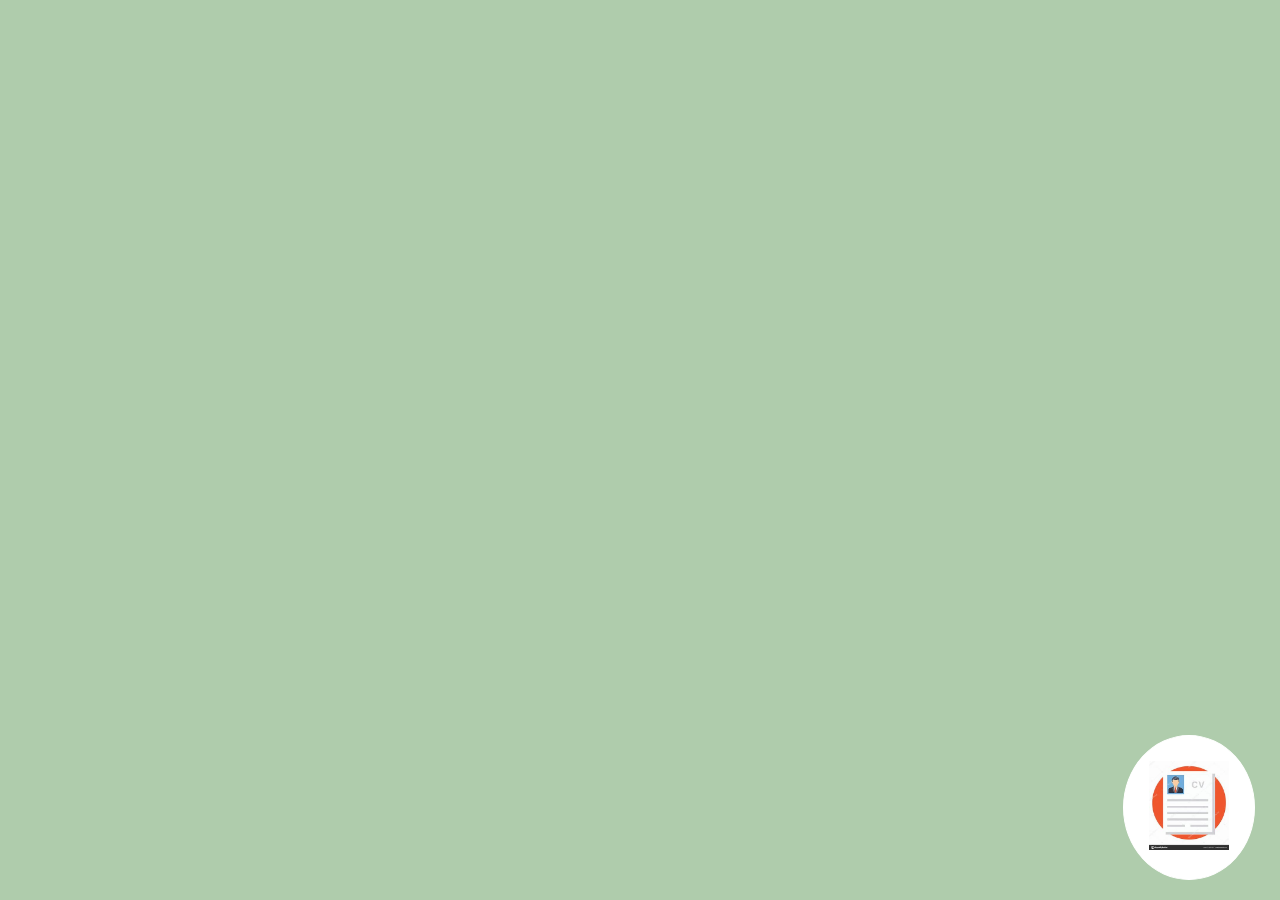
<file: cvnicolasg/index.html>
<!DOCTYPE html>
<html lang="en">
<head>
    <meta charset="UTF-8">
    <meta http-equiv="X-UA-Compatible" content="IE=edge">
    <meta name="viewport" content="width=device-width, initial-scale=1.0">
    <link rel="stylesheet" href="estilos.css">
    <title>CV_NicolasGonzalez</title>
</head>
<body>
    <div class="container-boton">
        <a href="./cv.html" target="_blank">
            <img class="boton" src="logoj.jpeg" alt="">
        </a>
    </div>
</body>
</html>
</file>
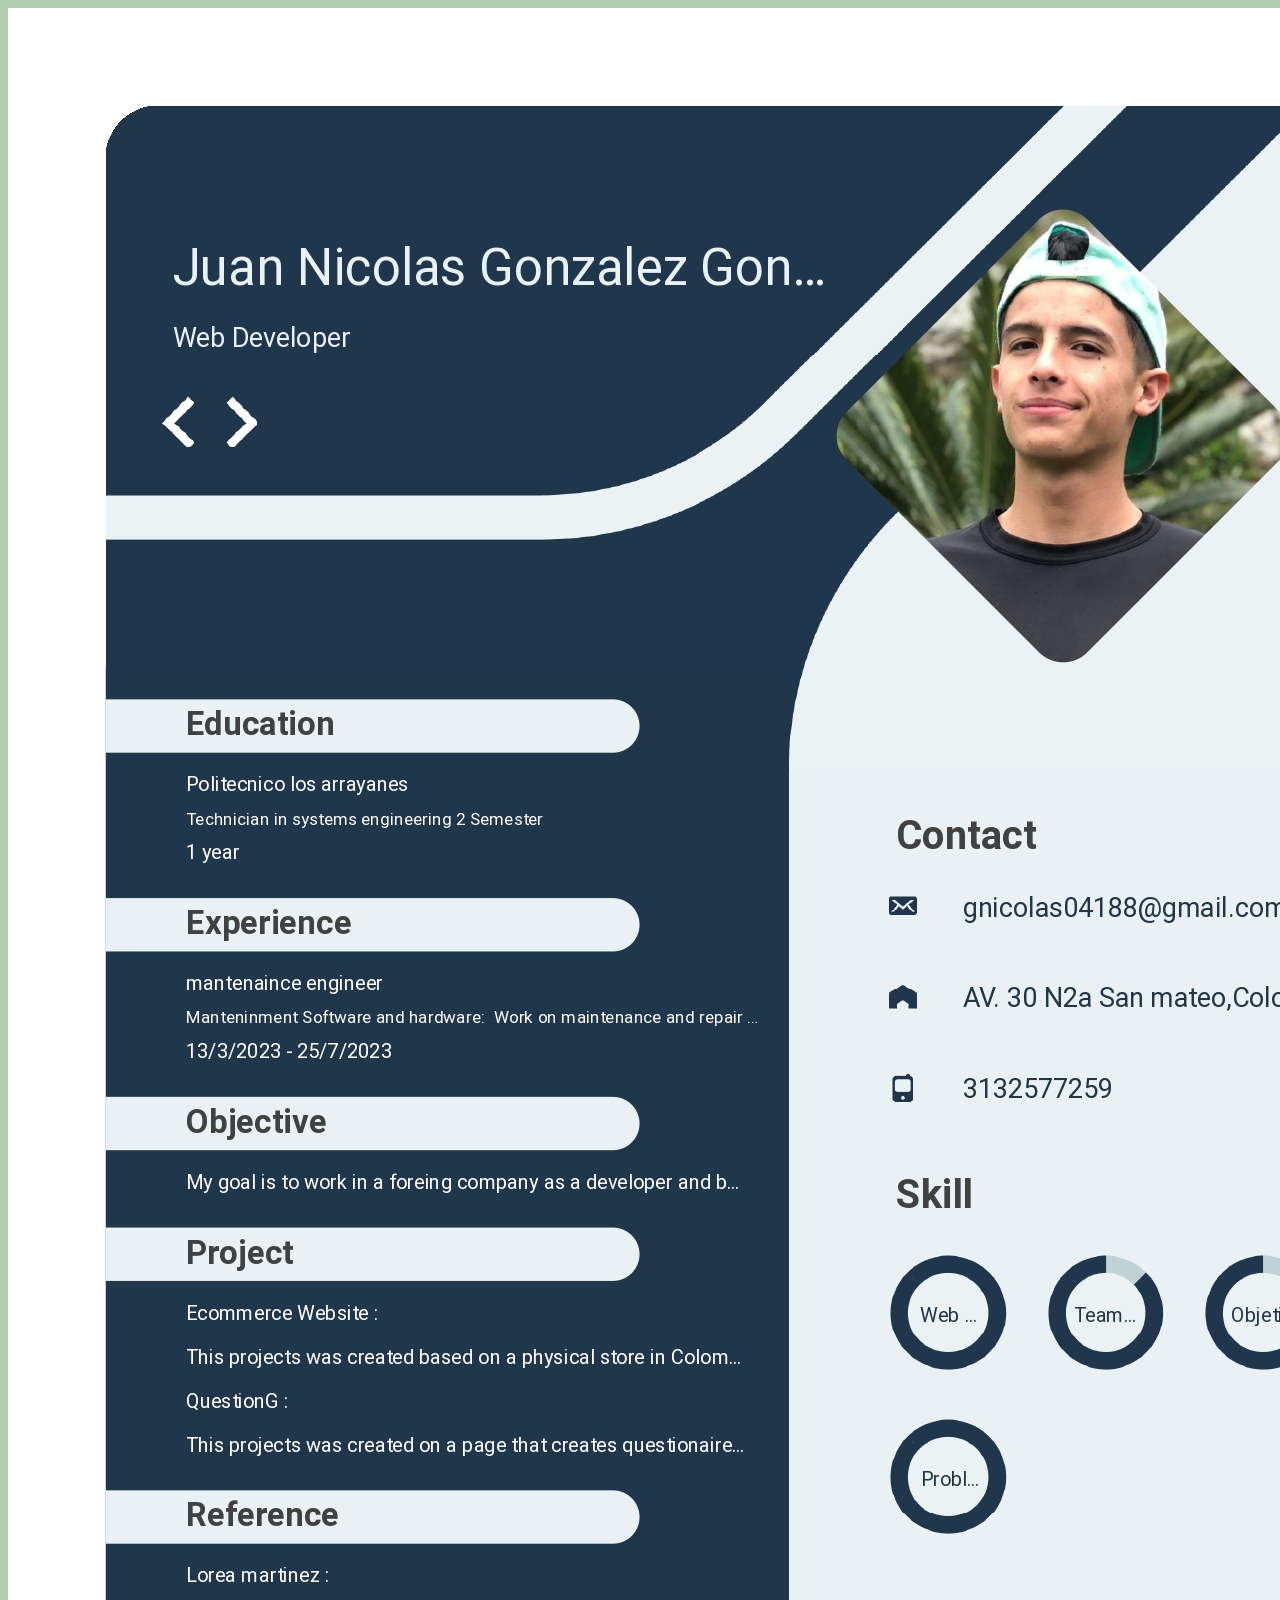
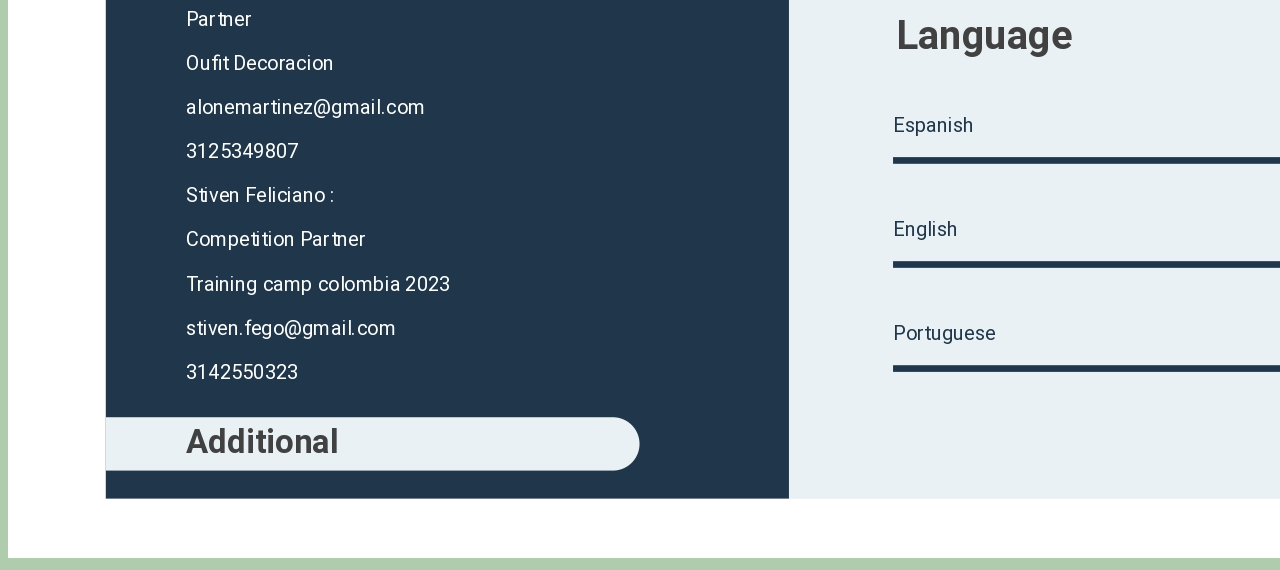
<file: cvnicolasg/cv.html>
<!DOCTYPE html>
<html lang="en">
<head>
    <meta charset="UTF-8">
    <meta name="viewport" content="width=device-width, initial-scale=1.0">
    <title>CV_NicolasGonzalez</title>
    <link rel="stylesheet" href="estilos.css">
</head>
<body>
    <img src="CV.jpg" alt="">
</body>
</html>
</file>
<file: cvnicolasg/estilos.css>
body{
    background-color: rgba(175, 204, 172);
}

.container-boton{
    background-color: #fff;
    border: 1px solid #fff;
    position: fixed;
    z-index: 999;
    border-radius: 50%;
    bottom: 20px;
    right: 25px;
    padding: 25px;
    transition: ease 0.3s;
    animation: efecto 1.2s infinite;
}

.container-boton:hover{
    transform: scale(1.1);
    transition: 0.3s;
}

.boton{
    width: 80px;
    transition: ease 1s;
}

@keyframes efecto{
    0%{
        box-shadow: 0 0 0 0 rgba(0, 0, 0, 0.85);
    }
    100%{
        box-shadow: 0 0 0 25px rgba(0, 0, 0, 0);
    }
}

body{
    background-color: rgba(175, 204, 172);
}
</file>
